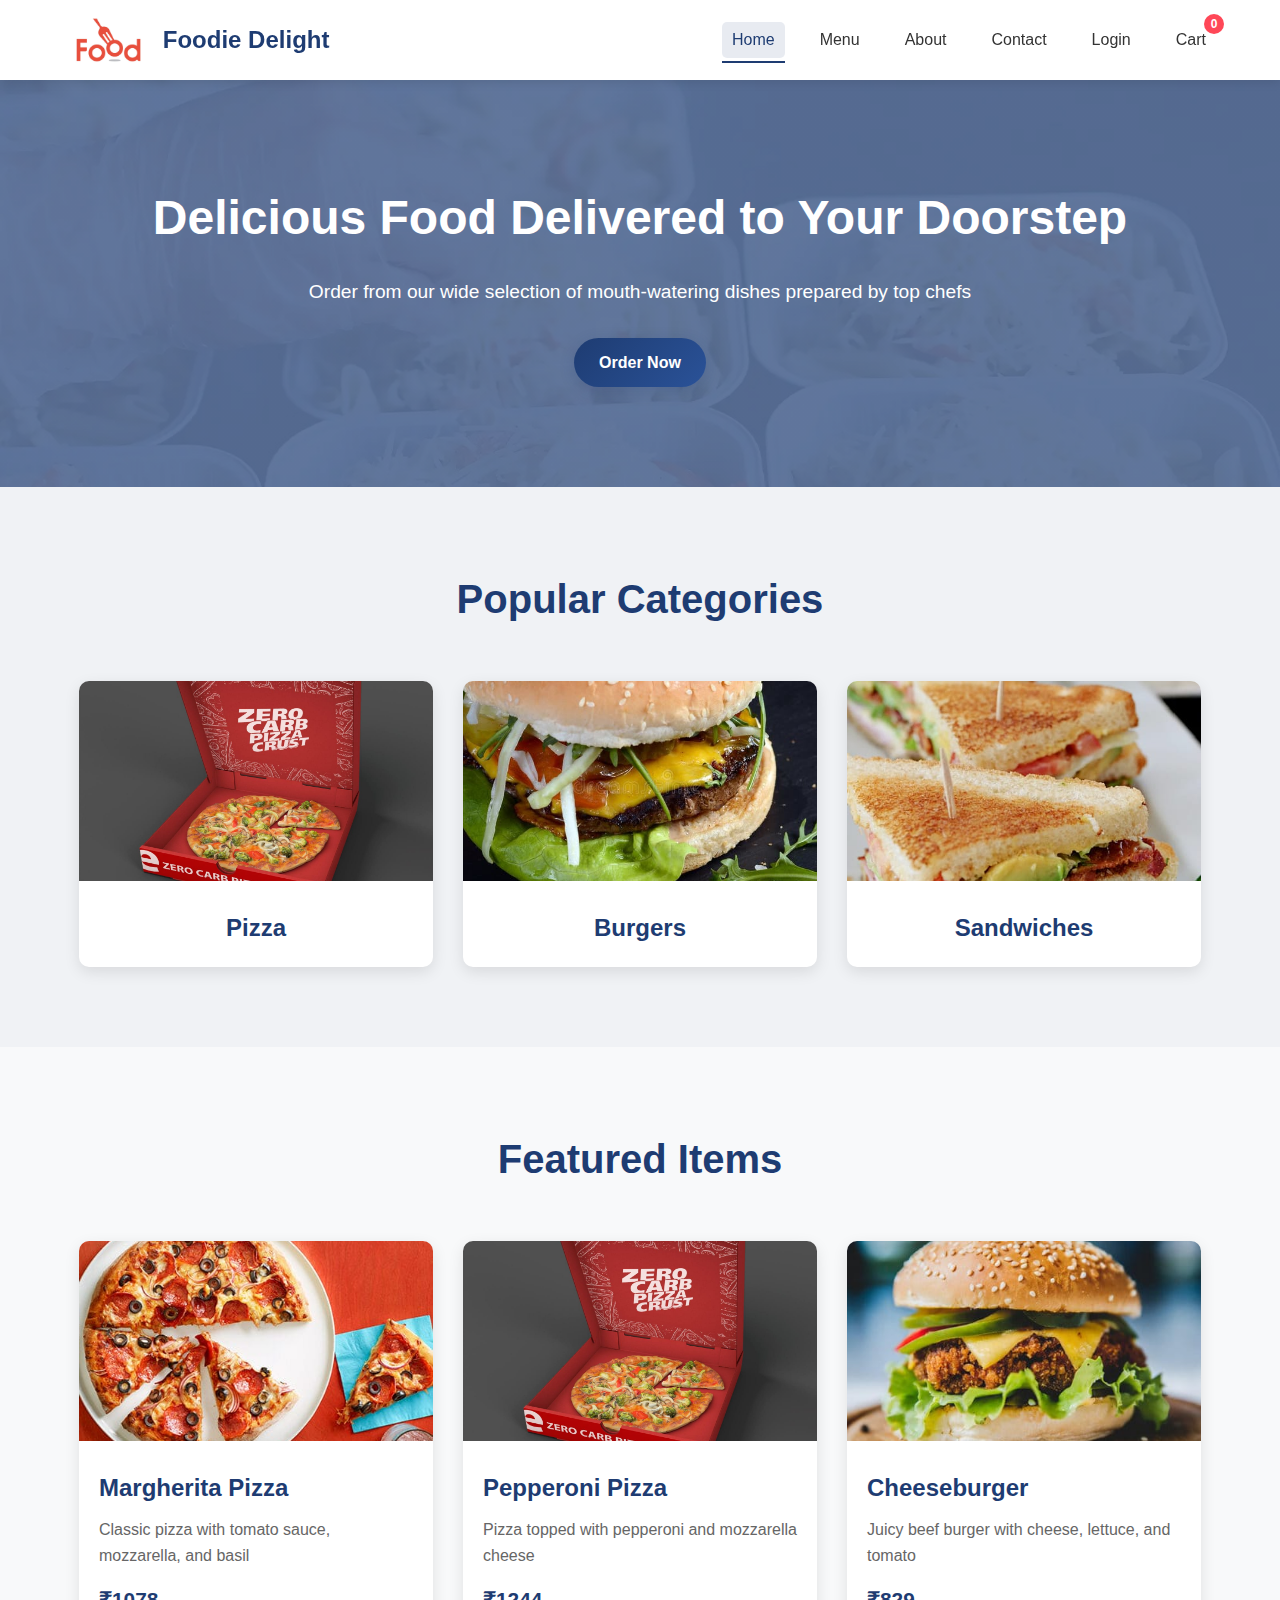
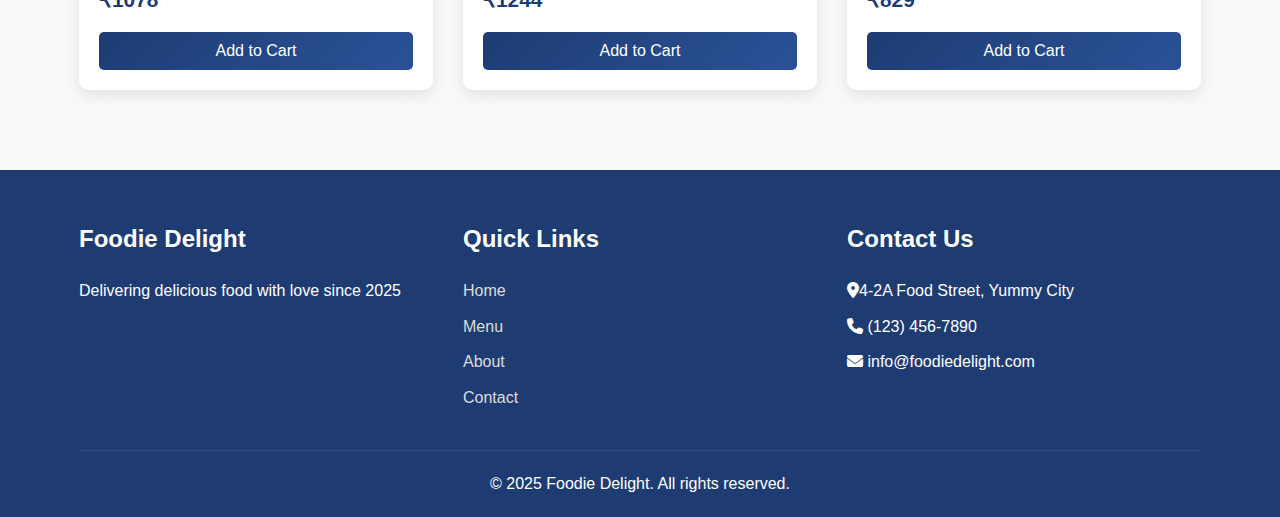
<file: index.html>
<!DOCTYPE html>
<html lang="en">
<head>
    <meta charset="UTF-8">
    <meta name="viewport" content="width=device-width, initial-scale=1.0">
    <title>Foodie Delight-Order Delicious Food Online</title>
    <link rel="stylesheet" href="style.css">
    <link rel="stylesheet" href="https://cdnjs.cloudflare.com/ajax/libs/font-awesome/6.4.0/css/all.min.css">
</head>
<body>
    <!-- Header Section -->
    <header>
        <div class="container">
            <div class="logo">
                <img src="logo.png" alt="Foodie Delight Logo">
                <h1>Foodie Delight</h1>
            </div>
            <nav>
                <ul class="nav-links">
                    <li><a href="index.html" class="active">Home</a></li>
                    <li><a href="menu.html">Menu</a></li>
                    <li><a href="about.html">About</a></li>
                    <li><a href="contact.html">Contact</a></li>
                    <li><a href="login.html">Login</a></li>
                    <li><a href="#" id="cartLink">Cart <span class="cart-count">0</span></a></li>
                </ul>
            </nav>
        </div>
    </header>

    <!-- Hero Section -->
    <section class="hero">
        <div class="container">
            <div class="hero-content">
                <h1>Delicious Food Delivered to Your Doorstep</h1>
                <p>Order from our wide selection of mouth-watering dishes prepared by top chefs</p>
                <a href="menu.html" class="btn-primary">Order Now</a>
            </div>
        </div>
    </section>

    <!-- Categories Section -->
    <section class="categories">
        <div class="container">
            <h2>Popular Categories</h2>
            <div class="category-grid">
                <div class="category-card">
                    <img src="pizza.jpg" alt="Pizza">
                    <h3>Pizza</h3>
                </div>
                <div class="category-card">
                    <img src="burger.jpg" alt="Burgers">
                    <h3>Burgers</h3>
                </div>
                <div class="category-card">
                    <img src="sandwich.jpg" alt="Sandwiches">
                    <h3>Sandwiches</h3>
                </div>
            </div>
        </div>
    </section>

    <!-- Featured Items Section -->
    <section class="featured">
        <div class="container">
            <h2>Featured Items</h2>
            <div class="food-grid" id="featuredFoods">
                <!-- Featured items will be loaded here by JavaScript -->
            </div>
        </div>
    </section>

    <!-- Cart Modal -->
    <div class="cart-modal" id="cartModal">
        <div class="cart-content">
            <div class="cart-header">
                <h2>Your Cart</h2>
                <span class="close-btn" id="closeCart">&times;</span>
            </div>
            <div class="cart-body">
                <div id="cartItems">
                    <!-- Cart items will be loaded here -->
                    <p class="empty-cart-message">Your cart is empty</p>
                </div>
                <div class="cart-footer">
                    <div class="cart-total">
                        <h3>Total: ₹<span id="cartTotal">0</span></h3>
                    </div>
                    <button class="btn-primary checkout-btn" id="checkoutBtn">Checkout</button>
                </div>
            </div>
        </div>
    </div>

    <!-- Footer -->
    <footer>
        <div class="container">
            <div class="footer-content">
                <div class="footer-section">
                    <h3>Foodie Delight</h3>
                    <p>Delivering delicious food with love since 2025</p>
                </div>
                <div class="footer-section">
                    <h3>Quick Links</h3>
                    <ul>
                        <li><a href="index.html">Home</a></li>
                        <li><a href="menu.html">Menu</a></li>
                        <li><a href="about.html">About</a></li>
                        <li><a href="contact.html">Contact</a></li>
                    </ul>
                </div>
                <div class="footer-section">
                    <h3>Contact Us</h3>
                    <p><i class="fas fa-map-marker-alt"></i>4-2A Food Street, Yummy City</p>
                    <p><i class="fas fa-phone"></i> (123) 456-7890</p>
                    <p><i class="fas fa-envelope"></i> info@foodiedelight.com</p>
                </div>
            </div>
            <div class="footer-bottom">
                <p>&copy; 2025 Foodie Delight. All rights reserved.</p>
            </div>
        </div>
    </footer>

    <script src="script.js"></script>
</body>
</html>
</file>
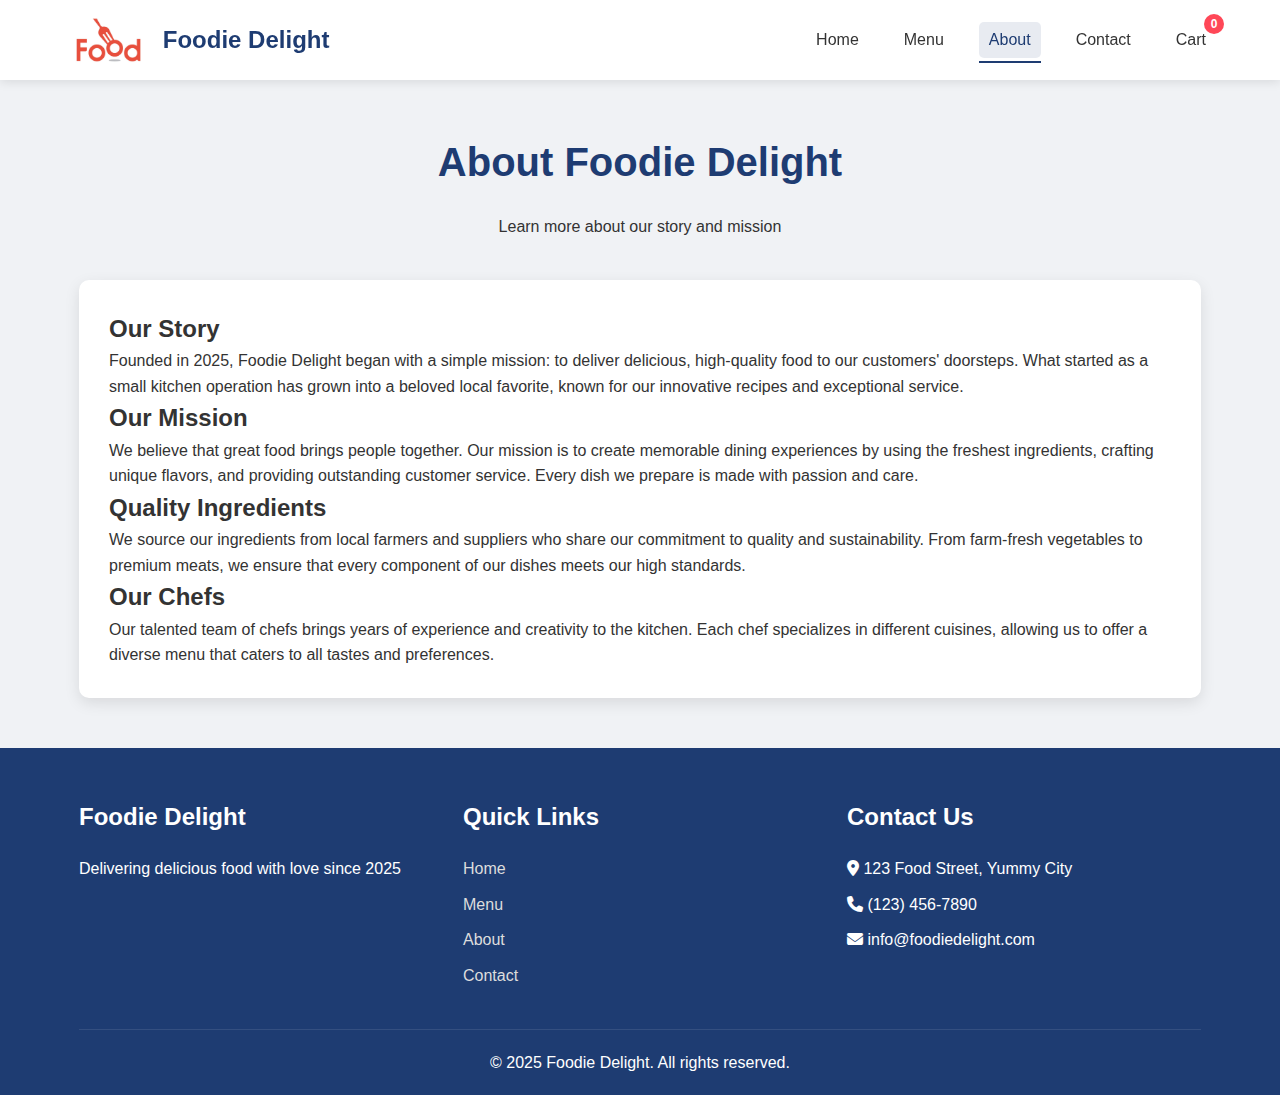
<file: about.html>
<!DOCTYPE html>
<html lang="en">
<head>
    <meta charset="UTF-8">
    <meta name="viewport" content="width=device-width, initial-scale=1.0">
    <title>About Us - Foodie Delight</title>
    <link rel="stylesheet" href="style.css">
    <link rel="stylesheet" href="https://cdnjs.cloudflare.com/ajax/libs/font-awesome/6.4.0/css/all.min.css">
</head>
<body>
    <!-- Header Section -->
    <header>
        <div class="container">
            <div class="logo">
                <img src="logo.png" alt="Foodie Delight Logo">
                <h1>Foodie Delight</h1>
            </div>
            <nav>
                <ul class="nav-links">
                    <li><a href="index.html">Home</a></li>
                    <li><a href="menu.html">Menu</a></li>
                    <li><a href="about.html" class="active">About</a></li>
                    <li><a href="contact.html">Contact</a></li>
                    <li><a href="#" id="cartLink">Cart <span class="cart-count">0</span></a></li>
                </ul>
            </nav>
        </div>
    </header>

    <!-- About Section -->
    <section class="about-page">
        <div class="container">
            <div class="about-header">
                <h1>About Foodie Delight</h1>
                <p>Learn more about our story and mission</p>
            </div>
            
            <div class="about-content">
                <h2>Our Story</h2>
                <p>Founded in 2025, Foodie Delight began with a simple mission: to deliver delicious, high-quality food to our customers' doorsteps. What started as a small kitchen operation has grown into a beloved local favorite, known for our innovative recipes and exceptional service.</p>
                
                <h2>Our Mission</h2>
                <p>We believe that great food brings people together. Our mission is to create memorable dining experiences by using the freshest ingredients, crafting unique flavors, and providing outstanding customer service. Every dish we prepare is made with passion and care.</p>
                
                <h2>Quality Ingredients</h2>
                <p>We source our ingredients from local farmers and suppliers who share our commitment to quality and sustainability. From farm-fresh vegetables to premium meats, we ensure that every component of our dishes meets our high standards.</p>
                
                <h2>Our Chefs</h2>
                <p>Our talented team of chefs brings years of experience and creativity to the kitchen. Each chef specializes in different cuisines, allowing us to offer a diverse menu that caters to all tastes and preferences.</p>
            </div>
        </div>
    </section>

    <!-- Cart Modal -->
    <div class="cart-modal" id="cartModal">
        <div class="cart-content">
            <div class="cart-header">
                <h2>Your Cart</h2>
                <span class="close-btn" id="closeCart">&times;</span>
            </div>
            <div class="cart-body">
                <div id="cartItems">
                    <!-- Cart items will be loaded here -->
                    <p class="empty-cart-message">Your cart is empty</p>
                </div>
                <div class="cart-footer">
                    <div class="cart-total">
                        <h3>Total: $<span id="cartTotal">0.00</span></h3>
                    </div>
                    <button class="btn-primary checkout-btn" id="checkoutBtn">Checkout</button>
                </div>
            </div>
        </div>
    </div>

    <!-- Footer -->
    <footer>
        <div class="container">
            <div class="footer-content">
                <div class="footer-section">
                    <h3>Foodie Delight</h3>
                    <p>Delivering delicious food with love since 2025</p>
                </div>
                <div class="footer-section">
                    <h3>Quick Links</h3>
                    <ul>
                        <li><a href="index.html">Home</a></li>
                        <li><a href="menu.html">Menu</a></li>
                        <li><a href="about.html">About</a></li>
                        <li><a href="contact.html">Contact</a></li>
                    </ul>
                </div>
                <div class="footer-section">
                    <h3>Contact Us</h3>
                    <p><i class="fas fa-map-marker-alt"></i> 123 Food Street, Yummy City</p>
                    <p><i class="fas fa-phone"></i> (123) 456-7890</p>
                    <p><i class="fas fa-envelope"></i> info@foodiedelight.com</p>
                </div>
            </div>
            <div class="footer-bottom">
                <p>&copy; 2025 Foodie Delight. All rights reserved.</p>
            </div>
        </div>
    </footer>

    <script src="script.js"></script>
</body>
</html>
</file>
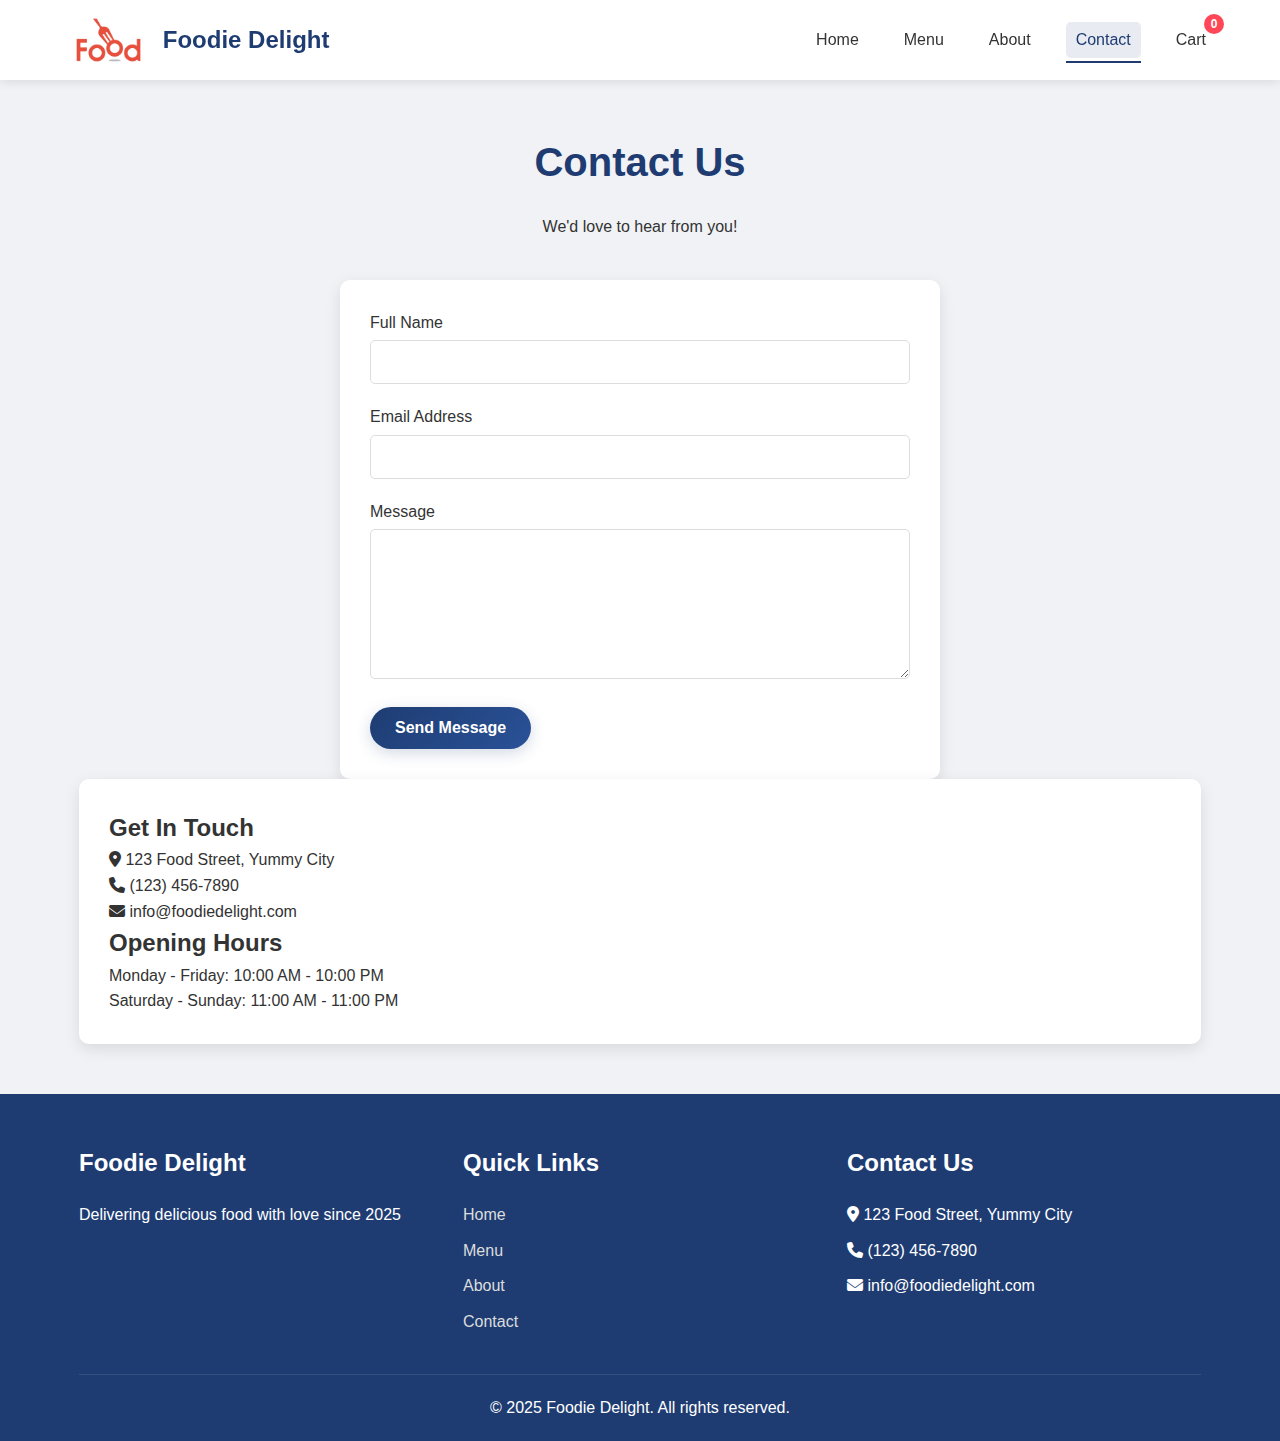
<file: contact.html>
<!DOCTYPE html>
<html lang="en">
<head>
    <meta charset="UTF-8">
    <meta name="viewport" content="width=device-width, initial-scale=1.0">
    <title>Contact Us - Foodie Delight</title>
    <link rel="stylesheet" href="style.css">
    <link rel="stylesheet" href="https://cdnjs.cloudflare.com/ajax/libs/font-awesome/6.4.0/css/all.min.css">
</head>
<body>
    <!-- Header Section -->
    <header>
        <div class="container">
            <div class="logo">
                <img src="logo.png" alt="Foodie Delight Logo">
                <h1>Foodie Delight</h1>
            </div>
            <nav>
                <ul class="nav-links">
                    <li><a href="index.html">Home</a></li>
                    <li><a href="menu.html">Menu</a></li>
                    <li><a href="about.html">About</a></li>
                    <li><a href="contact.html" class="active">Contact</a></li>
                    <li><a href="#" id="cartLink">Cart <span class="cart-count">0</span></a></li>
                </ul>
            </nav>
        </div>
    </header>

    <!-- Contact Section -->
    <section class="contact-page">
        <div class="container">
            <div class="contact-header">
                <h1>Contact Us</h1>
                <p>We'd love to hear from you!</p>
            </div>
            
            <div class="contact-form">
                <form id="contactForm">
                    <div class="form-group">
                        <label for="name">Full Name</label>
                        <input type="text" id="name" name="name" required>
                    </div>
                    
                    <div class="form-group">
                        <label for="email">Email Address</label>
                        <input type="email" id="email" name="email" required>
                    </div>
                    
                    <div class="form-group">
                        <label for="message">Message</label>
                        <textarea id="message" name="message" required></textarea>
                    </div>
                    
                    <button type="submit" class="btn-primary">Send Message</button>
                </form>
            </div>
            
            <div class="contact-info">
                <div class="about-content">
                    <h2>Get In Touch</h2>
                    <p><i class="fas fa-map-marker-alt"></i> 123 Food Street, Yummy City</p>
                    <p><i class="fas fa-phone"></i> (123) 456-7890</p>
                    <p><i class="fas fa-envelope"></i> info@foodiedelight.com</p>
                    
                    <h2>Opening Hours</h2>
                    <p>Monday - Friday: 10:00 AM - 10:00 PM</p>
                    <p>Saturday - Sunday: 11:00 AM - 11:00 PM</p>
                </div>
            </div>
        </div>
    </section>

    <!-- Cart Modal -->
    <div class="cart-modal" id="cartModal">
        <div class="cart-content">
            <div class="cart-header">
                <h2>Your Cart</h2>
                <span class="close-btn" id="closeCart">&times;</span>
            </div>
            <div class="cart-body">
                <div id="cartItems">
                    <!-- Cart items will be loaded here -->
                    <p class="empty-cart-message">Your cart is empty</p>
                </div>
                <div class="cart-footer">
                    <div class="cart-total">
                        <h3>Total: $<span id="cartTotal">0.00</span></h3>
                    </div>
                    <button class="btn-primary checkout-btn" id="checkoutBtn">Checkout</button>
                </div>
            </div>
        </div>
    </div>

    <!-- Footer -->
    <footer>
        <div class="container">
            <div class="footer-content">
                <div class="footer-section">
                    <h3>Foodie Delight</h3>
                    <p>Delivering delicious food with love since 2025</p>
                </div>
                <div class="footer-section">
                    <h3>Quick Links</h3>
                    <ul>
                        <li><a href="index.html">Home</a></li>
                        <li><a href="menu.html">Menu</a></li>
                        <li><a href="about.html">About</a></li>
                        <li><a href="contact.html">Contact</a></li>
                    </ul>
                </div>
                <div class="footer-section">
                    <h3>Contact Us</h3>
                    <p><i class="fas fa-map-marker-alt"></i> 123 Food Street, Yummy City</p>
                    <p><i class="fas fa-phone"></i> (123) 456-7890</p>
                    <p><i class="fas fa-envelope"></i> info@foodiedelight.com</p>
                </div>
            </div>
            <div class="footer-bottom">
                <p>&copy; 2025 Foodie Delight. All rights reserved.</p>
            </div>
        </div>
    </footer>

    <script src="script.js"></script>
</body>
</html>
</file>
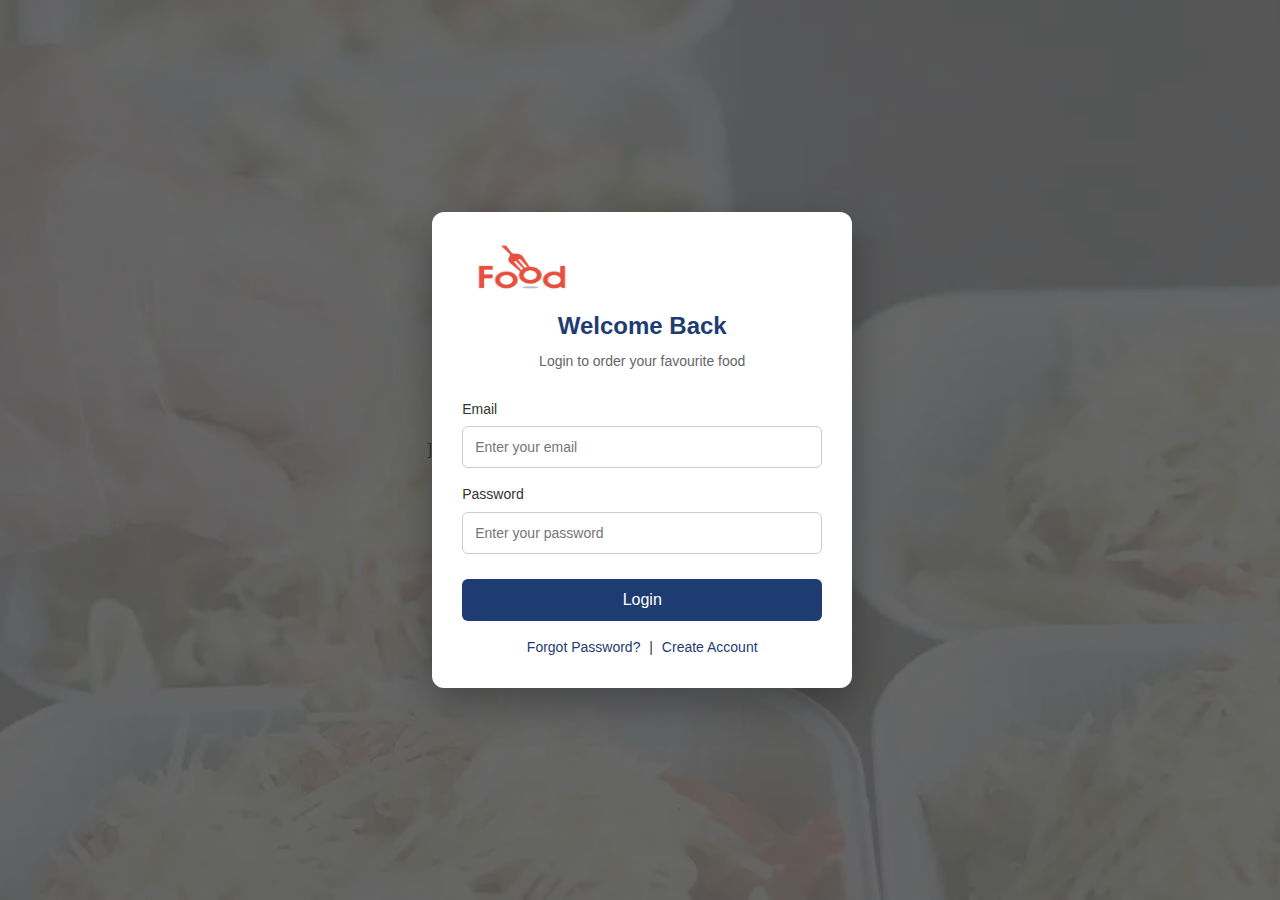
<file: login.html>
]
<!DOCTYPE html>
<html lang="en">

<head>
    <meta charset="UTF-8" />
    <meta name="viewport" content="width=device-width, initial-scale=1.0" />
    <title>Login | Food Order</title>

    <!-- Main Project CSS -->
    <link rel="stylesheet" href="style.css" />

    <style>
        /* Extra styles only for login page */
        body {
            background: linear-gradient(rgba(0, 0, 0, 0.6), rgba(0, 0, 0, 0.6)), url('food-bg.jpg');
            background-size: cover;
            background-position: center;
            min-height: 100vh;
            display: flex;
            align-items: center;
            justify-content: center;
        }

        .login-container {
            background: #fff;
            width: 100%;
            max-width: 420px;
            padding: 30px;
            border-radius: 12px;
            box-shadow: 0 15px 40px rgba(0, 0, 0, 0.3);
        }

        .login-container .logo {
            text-align: center;
            margin-bottom: 15px;
        }

        .login-container .logo img {
            width: 120px;
        }

        .login-container h2 {
            text-align: center;
            margin-bottom: 5px;
            color: #1e3c72;
        }

        .login-container p {
            text-align: center;
            font-size: 14px;
            color: #666;
            margin-bottom: 25px;
        }

        .form-group {
            margin-bottom: 15px;
        }

        .form-group label {
            display: block;
            font-size: 14px;
            margin-bottom: 6px;
        }

        .form-group input {
            width: 100%;
            padding: 12px;
            border-radius: 6px;
            border: 1px solid #ccc;
            font-size: 14px;
        }

        .form-group input:focus {
            outline: none;
            border-color: #1e3c72;
        }

        .login-btn {
            width: 100%;
            padding: 12px;
            background: #1e3c72;
            border: none;
            color: #fff;
            font-size: 16px;
            border-radius: 6px;
            cursor: pointer;
            margin-top: 10px;
        }

        .login-btn:hover {
            background: #1e3c72;
        }

        .links {
            text-align: center;
            margin-top: 15px;
            font-size: 14px;
        }

        .links a {
            color: #1e3c72;
            text-decoration: none;
            margin: 0 5px;
        }

        .links a:hover {
            text-decoration: underline;
        }

        .error {
            color: #1e3c72;
            font-size: 13px;
            text-align: center;
            margin-top: 10px;
            display: none;
        }
    </style>
</head>

<body>
    <div class="login-container">
    <div class="logo">
        <img src="logo.png" alt="Food Order Logo" />
    </div>

    <h2>Welcome Back</h2>
    <p id="formDesc">Login to order your favourite food</p>

    <form id="loginForm">
        <div class="form-group">
            <label>Email</label>
            <input type="email" id="email" placeholder="Enter your email" required />
        </div>

        <div class="form-group">
            <label>Password</label>
            <input type="password" id="password" placeholder="Enter your password" required />
        </div>

        <!-- Confirm password field (hidden by default) -->
        <div class="form-group" id="confirmPasswordDiv" style="display:none;">
            <label>Confirm Password</label>
            <input type="password" id="confirmPassword" placeholder="Confirm your password" />
        </div>

        <button type="submit" class="login-btn" id="submitBtn">Login</button>
        <div class="error" id="errorMsg">Invalid email or password</div>
    </form>

    <div class="links">
        <a href="#" id="forgotPasswordLink">Forgot Password?</a> |
        <a href="#" id="toggleForm">Create Account</a>
    </div>
</div>

<script>
    const form = document.getElementById('loginForm');
    const errorMsg = document.getElementById('errorMsg');
    const toggleForm = document.getElementById('toggleForm');
    const confirmPasswordDiv = document.getElementById('confirmPasswordDiv');
    const submitBtn = document.getElementById('submitBtn');
    const formDesc = document.getElementById('formDesc');

    let isCreatingAccount = false;

    toggleForm.addEventListener('click', function(e) {
        e.preventDefault();
        isCreatingAccount = !isCreatingAccount;

        if (isCreatingAccount) {
            confirmPasswordDiv.style.display = 'block';
            submitBtn.textContent = 'Create Account';
            formDesc.textContent = 'Enter your details to create an account';
            toggleForm.textContent = 'Back to Login';
        } else {
            confirmPasswordDiv.style.display = 'none';
            submitBtn.textContent = 'Login';
            formDesc.textContent = 'Login to order your favourite food';
            toggleForm.textContent = 'Create Account';
        }

        errorMsg.style.display = 'none';
    });

    form.addEventListener('submit', function(e) {
        e.preventDefault();

        const email = document.getElementById('email').value.trim();
        const password = document.getElementById('password').value.trim();
        const confirmPassword = document.getElementById('confirmPassword').value.trim();

        if (isCreatingAccount) {
            // Create account flow
            if (!email || !password || !confirmPassword) {
                alert('Please fill all fields');
                return;
            }

            if (password !== confirmPassword) {
                alert('Passwords do not match');
                return;
            }

            // Save account in localStorage
            let accounts = JSON.parse(localStorage.getItem('accounts') || '{}');

            if (accounts[email]) {
                alert('Account already exists');
                return;
            }

            accounts[email] = password;
            localStorage.setItem('accounts', JSON.stringify(accounts));
            alert('Account successfully created!');

            // Switch back to login form
            isCreatingAccount = false;
            confirmPasswordDiv.style.display = 'none';
            submitBtn.textContent = 'Login';
            formDesc.textContent = 'Login to order your favourite food';
            toggleForm.textContent = 'Create Account';
            form.reset();

        } else {
            // Login flow
            let accounts = JSON.parse(localStorage.getItem('accounts') || '{}');

            if ((email === 'user@gmail.com' && password === '123456') || accounts[email] === password) {
                alert('Login Successful');
                window.location.href = 'index.html';
            } else {
                errorMsg.style.display = 'block';
            }
        }
    });
</script>

</body>
</html>
</file>
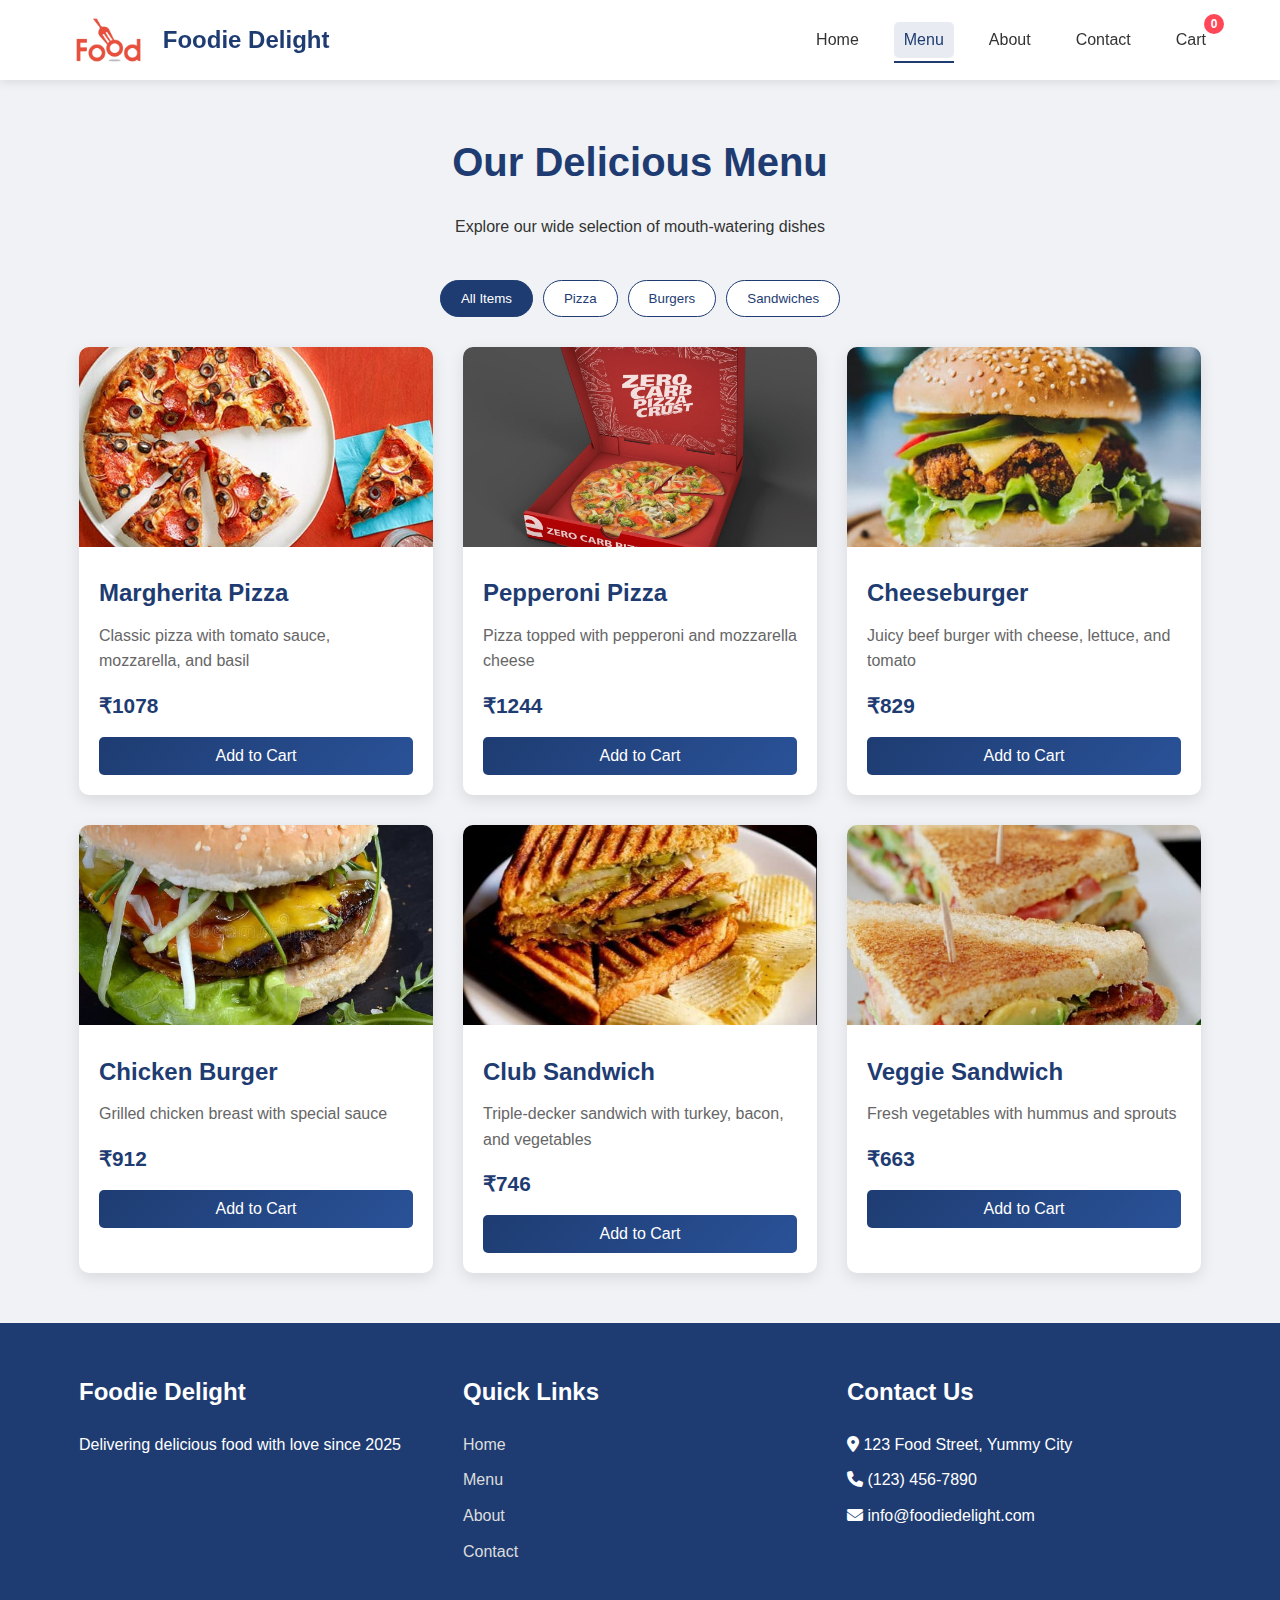
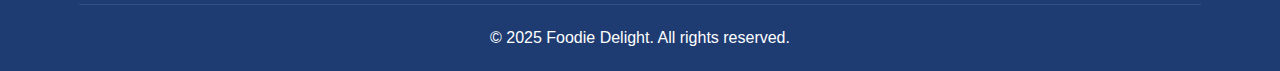
<file: menu.html>
<!DOCTYPE html>
<html lang="en">
<head>
    <meta charset="UTF-8">
    <meta name="viewport" content="width=device-width, initial-scale=1.0">
    <title>Our Menu - Foodie Delight</title>
    <link rel="stylesheet" href="style.css">
    <link rel="stylesheet" href="https://cdnjs.cloudflare.com/ajax/libs/font-awesome/6.4.0/css/all.min.css">
</head>
<body>
    <!-- Header Section -->
    <header>
        <div class="container">
            <div class="logo">
                <img src="logo.png" alt="Foodie Delight Logo">
                <h1>Foodie Delight</h1>
            </div>
            <nav>
                <ul class="nav-links">
                    <li><a href="index.html">Home</a></li>
                    <li><a href="menu.html" class="active">Menu</a></li>
                    <li><a href="about.html">About</a></li>
                    <li><a href="contact.html">Contact</a></li>
                    <li><a href="#" id="cartLink">Cart <span class="cart-count">0</span></a></li>
                </ul>
            </nav>
        </div>
    </header>

    <!-- Menu Section -->
    <section class="menu-page">
        <div class="container">
            <div class="menu-header">
                <h1>Our Delicious Menu</h1>
                <p>Explore our wide selection of mouth-watering dishes</p>
            </div>
            
            <div class="filter-buttons">
                <button class="filter-btn active" data-category="all">All Items</button>
                <button class="filter-btn" data-category="pizza">Pizza</button>
                <button class="filter-btn" data-category="burger">Burgers</button>
                <button class="filter-btn" data-category="sandwich">Sandwiches</button>
            </div>
            
            <div class="food-grid" id="menuFoods">
                <!-- Menu items will be loaded here by JavaScript -->
            </div>
        </div>
    </section>

    <!-- Cart Modal -->
    <div class="cart-modal" id="cartModal">
        <div class="cart-content">
            <div class="cart-header">
                <h2>Your Cart</h2>
                <span class="close-btn" id="closeCart">&times;</span>
            </div>
            <div class="cart-body">
                <div id="cartItems">
                    <!-- Cart items will be loaded here -->
                    <p class="empty-cart-message">Your cart is empty</p>
                </div>
                <div class="cart-footer">
                    <div class="cart-total">
                        <h3>Total: $<span id="cartTotal">0.00</span></h3>
                    </div>
                    <button class="btn-primary checkout-btn" id="checkoutBtn">Checkout</button>
                </div>
            </div>
        </div>
    </div>

    <!-- Footer -->
    <footer>
        <div class="container">
            <div class="footer-content">
                <div class="footer-section">
                    <h3>Foodie Delight</h3>
                    <p>Delivering delicious food with love since 2025</p>
                </div>
                <div class="footer-section">
                    <h3>Quick Links</h3>
                    <ul>
                        <li><a href="index.html">Home</a></li>
                        <li><a href="menu.html">Menu</a></li>
                        <li><a href="about.html">About</a></li>
                        <li><a href="contact.html">Contact</a></li>
                    </ul>
                </div>
                <div class="footer-section">
                    <h3>Contact Us</h3>
                    <p><i class="fas fa-map-marker-alt"></i> 123 Food Street, Yummy City</p>
                    <p><i class="fas fa-phone"></i> (123) 456-7890</p>
                    <p><i class="fas fa-envelope"></i> info@foodiedelight.com</p>
                </div>
            </div>
            <div class="footer-bottom">
                <p>&copy; 2025 Foodie Delight. All rights reserved.</p>
            </div>
        </div>
    </footer>

    <script src="script.js"></script>
</body>
</html>
</file>
<file: style.css>
/* Global Styles */
* {
    margin: 0;
    padding: 0;
    box-sizing: border-box;
}

body {
    font-family: 'Segoe UI', Tahoma, Geneva, Verdana, sans-serif;
    background-color: #f0f2f5;
    color: #333;
    line-height: 1.6;
}

.container {
    width: 90%;
    max-width: 1200px;
    margin: 0 auto;
    padding: 0 15px;
}

.btn-primary {
    display: inline-block;
    background: linear-gradient(135deg, #1e3c72, #2a5298);
    color: white;
    padding: 12px 25px;
    border: none;
    border-radius: 30px;
    cursor: pointer;
    font-size: 16px;
    font-weight: 600;
    text-decoration: none;
    transition: all 0.3s ease;
    box-shadow: 0 4px 15px rgba(30, 60, 114, 0.2);
}

.btn-primary:hover {
    background: linear-gradient(135deg, #2a5298, #1e3c72);
    transform: translateY(-2px);
    box-shadow: 0 6px 20px rgba(30, 60, 114, 0.3);
}

/* Header Styles */
header {
    background: white;
    box-shadow: 0 2px 10px rgba(0, 0, 0, 0.1);
    position: sticky;
    top: 0;
    z-index: 1000;
}

header .container {
    display: flex;
    justify-content: space-between;
    align-items: center;
    padding: 15px 0;
}

.logo {
    display: flex;
    align-items: center;
}

.logo img {
    height: 50px;
    margin-right: 10px;
}

.logo h1 {
    color: #1e3c72;
    font-size: 24px;
}

.nav-links {
    display: flex;
    list-style: none;
}

.nav-links li {
    margin-left: 25px;
}

.nav-links a {
    text-decoration: none;
    color: #333;
    font-weight: 500;
    transition: color 0.3s;
    position: relative;
    display: inline-block;
    padding: 5px 10px;
    border-radius: 5px;
}

.nav-links a:hover,
.nav-links a.active {
    color: #1e3c72;
    background-color: rgba(30, 60, 114, 0.1);
}

.nav-links a::after {
    content: '';
    position: absolute;
    bottom: -5px;
    left: 0;
    width: 0;
    height: 2px;
    background: #1e3c72;
    transition: width 0.3s;
}

.nav-links a:hover::after,
.nav-links a.active::after {
    width: 100%;
}

.cart-icon {
    position: relative;
    cursor: pointer;
    font-size: 24px;
    color: #1e3c72;
}

.cart-count {
    position: absolute;
    top: -8px;
    right: -8px;
    background: #ff4757;
    color: white;
    font-size: 12px;
    font-weight: bold;
    width: 20px;
    height: 20px;
    border-radius: 50%;
    display: flex;
    justify-content: center;
    align-items: center;
}

/* Hero Section */
.hero {
    background: linear-gradient(rgba(30, 60, 114, 0.7), rgba(30, 60, 114, 0.7)), url('food-bg.jpg');
    background-size: cover;
    background-position: center;
    color: white;
    padding: 100px 0;
    text-align: center;
}

.hero-content h1 {
    font-size: 3rem;
    margin-bottom: 20px;
}

.hero-content p {
    font-size: 1.2rem;
    margin-bottom: 30px;
    max-width: 700px;
    margin-left: auto;
    margin-right: auto;
}

/* Categories Section */
.categories {
    padding: 80px 0;
}

.categories h2 {
    text-align: center;
    font-size: 2.5rem;
    margin-bottom: 50px;
    color: #1e3c72;
}

.category-grid {
    display: grid;
    grid-template-columns: repeat(auto-fit, minmax(250px, 1fr));
    gap: 30px;
}

.category-card {
    background: white;
    border-radius: 10px;
    overflow: hidden;
    box-shadow: 0 5px 15px rgba(0, 0, 0, 0.1);
    transition: transform 0.3s ease;
    text-align: center;
}

.category-card:hover {
    transform: translateY(-10px);
}

.category-card img {
    width: 100%;
    height: 200px;
    object-fit: cover;
}

.category-card h3 {
    padding: 20px;
    font-size: 1.5rem;
    color: #1e3c72;
}

/* Featured Items Section */
.featured {
    padding: 80px 0;
    background-color: #f8f9fa;
}

.featured h2 {
    text-align: center;
    font-size: 2.5rem;
    margin-bottom: 50px;
    color: #1e3c72;
}

.food-grid {
    display: grid;
    grid-template-columns: repeat(auto-fit, minmax(300px, 1fr));
    gap: 30px;
}

.food-card {
    background: white;
    border-radius: 10px;
    overflow: hidden;
    box-shadow: 0 5px 15px rgba(0, 0, 0, 0.1);
    transition: transform 0.3s ease;
}

.food-card:hover {
    transform: translateY(-5px);
}

.food-card img {
    width: 100%;
    height: 200px;
    object-fit: cover;
}

.food-info {
    padding: 20px;
}

.food-info h3 {
    font-size: 1.5rem;
    margin-bottom: 10px;
    color: #1e3c72;
}

.food-info p {
    color: #666;
    margin-bottom: 15px;
}

.price {
    font-size: 1.3rem;
    font-weight: bold;
    color: #1e3c72;
    margin-bottom: 15px;
    display: block;
}

.add-to-cart {
    width: 100%;
    padding: 10px;
    background: linear-gradient(135deg, #1e3c72, #2a5298);
    color: white;
    border: none;
    border-radius: 5px;
    cursor: pointer;
    font-size: 16px;
    transition: background 0.3s;
}

.add-to-cart:hover {
    background: linear-gradient(135deg, #2a5298, #1e3c72);
}

/* Cart Modal */
.cart-modal {
    display: none;
    position: fixed;
    top: 0;
    left: 0;
    width: 100%;
    height: 100%;
    background: rgba(0, 0, 0, 0.5);
    z-index: 2000;
    justify-content: center;
    align-items: center;
}

.cart-content {
    background: white;
    width: 90%;
    max-width: 600px;
    border-radius: 10px;
    overflow: hidden;
    max-height: 80vh;
    display: flex;
    flex-direction: column;
}

.cart-header {
    background: #1e3c72;
    color: white;
    padding: 20px;
    display: flex;
    justify-content: space-between;
    align-items: center;
}

.close-btn {
    font-size: 30px;
    cursor: pointer;
}

.cart-body {
    padding: 20px;
    overflow-y: auto;
    flex-grow: 1;
}

.cart-item {
    display: flex;
    justify-content: space-between;
    align-items: center;
    padding: 15px 0;
    border-bottom: 1px solid #eee;
}

.item-info {
    flex-grow: 1;
}

.item-info h4 {
    margin-bottom: 5px;
}

.item-price {
    color: #1e3c72;
    font-weight: bold;
}

.item-quantity {
    display: flex;
    align-items: center;
    margin: 0 20px;
}

.quantity-btn {
    width: 30px;
    height: 30px;
    background: #1e3c72;
    color: white;
    border: none;
    border-radius: 50%;
    cursor: pointer;
    font-size: 16px;
}

.quantity {
    margin: 0 10px;
}

.remove-item {
    background: #ff4757;
    color: white;
    border: none;
    width: 30px;
    height: 30px;
    border-radius: 50%;
    cursor: pointer;
}

.cart-footer {
    padding: 20px;
    border-top: 1px solid #eee;
}

.cart-total {
    text-align: right;
    margin-bottom: 20px;
}

.checkout-btn {
    width: 100%;
    padding: 15px;
    font-size: 18px;
}

.empty-cart-message {
    text-align: center;
    color: #666;
    font-style: italic;
    padding: 30px 0;
}

/* Bill Preview Modal */
#billPreview {
    white-space: pre-wrap;
    font-family: 'Courier New', monospace;
    background: #f8f9fa;
    padding: 20px;
    border-radius: 5px;
    margin-bottom: 20px;
    max-height: 400px;
    overflow-y: auto;
    font-size: 14px;
    line-height: 1.5;
}

/* Footer */
footer {
    background: #1e3c72;
    color: white;
    padding: 50px 0 20px;
}

.footer-content {
    display: grid;
    grid-template-columns: repeat(auto-fit, minmax(250px, 1fr));
    gap: 30px;
    margin-bottom: 30px;
}

.footer-section h3 {
    margin-bottom: 20px;
    font-size: 1.5rem;
}

.footer-section ul {
    list-style: none;
}

.footer-section ul li {
    margin-bottom: 10px;
}

.footer-section ul li a {
    color: #ddd;
    text-decoration: none;
    transition: color 0.3s;
}

.footer-section ul li a:hover {
    color: white;
}

.footer-section p {
    margin-bottom: 10px;
}

.footer-bottom {
    text-align: center;
    padding-top: 20px;
    border-top: 1px solid rgba(255, 255, 255, 0.1);
}

/* Responsive Design */
@media (max-width: 768px) {
    .nav-links {
        display: none;
    }
    
    .hero-content h1 {
        font-size: 2rem;
    }
    
    .hero-content p {
        font-size: 1rem;
    }
    
    .categories h2,
    .featured h2 {
        font-size: 2rem;
    }
}

/* Menu Page Specific Styles */
.menu-page {
    padding: 50px 0;
}

.menu-header {
    text-align: center;
    margin-bottom: 40px;
}

.menu-header h1 {
    font-size: 2.5rem;
    color: #1e3c72;
    margin-bottom: 20px;
}

.filter-buttons {
    display: flex;
    justify-content: center;
    flex-wrap: wrap;
    gap: 10px;
    margin-bottom: 30px;
}

.filter-btn {
    padding: 10px 20px;
    background: white;
    border: 1px solid #1e3c72;
    color: #1e3c72;
    border-radius: 30px;
    cursor: pointer;
    transition: all 0.3s;
}

.filter-btn.active,
.filter-btn:hover {
    background: #1e3c72;
    color: white;
}

/* About Page Styles */
.about-page {
    padding: 50px 0;
}

.about-header {
    text-align: center;
    margin-bottom: 40px;
}

.about-header h1 {
    font-size: 2.5rem;
    color: #1e3c72;
    margin-bottom: 20px;
}

.about-content {
    background: white;
    padding: 30px;
    border-radius: 10px;
    box-shadow: 0 5px 15px rgba(0, 0, 0, 0.1);
}

/* Contact Page Styles */
.contact-page {
    padding: 50px 0;
}

.contact-header {
    text-align: center;
    margin-bottom: 40px;
}

.contact-header h1 {
    font-size: 2.5rem;
    color: #1e3c72;
    margin-bottom: 20px;
}

.contact-form {
    background: white;
    padding: 30px;
    border-radius: 10px;
    box-shadow: 0 5px 15px rgba(0, 0, 0, 0.1);
    max-width: 600px;
    margin: 0 auto;
}

.form-group {
    margin-bottom: 20px;
}

.form-group label {
    display: block;
    margin-bottom: 5px;
    font-weight: 500;
}

.form-group input,
.form-group textarea {
    width: 100%;
    padding: 12px;
    border: 1px solid #ddd;
    border-radius: 5px;
    font-size: 16px;
}

.form-group textarea {
    height: 150px;
    resize: vertical;
}
</file>
